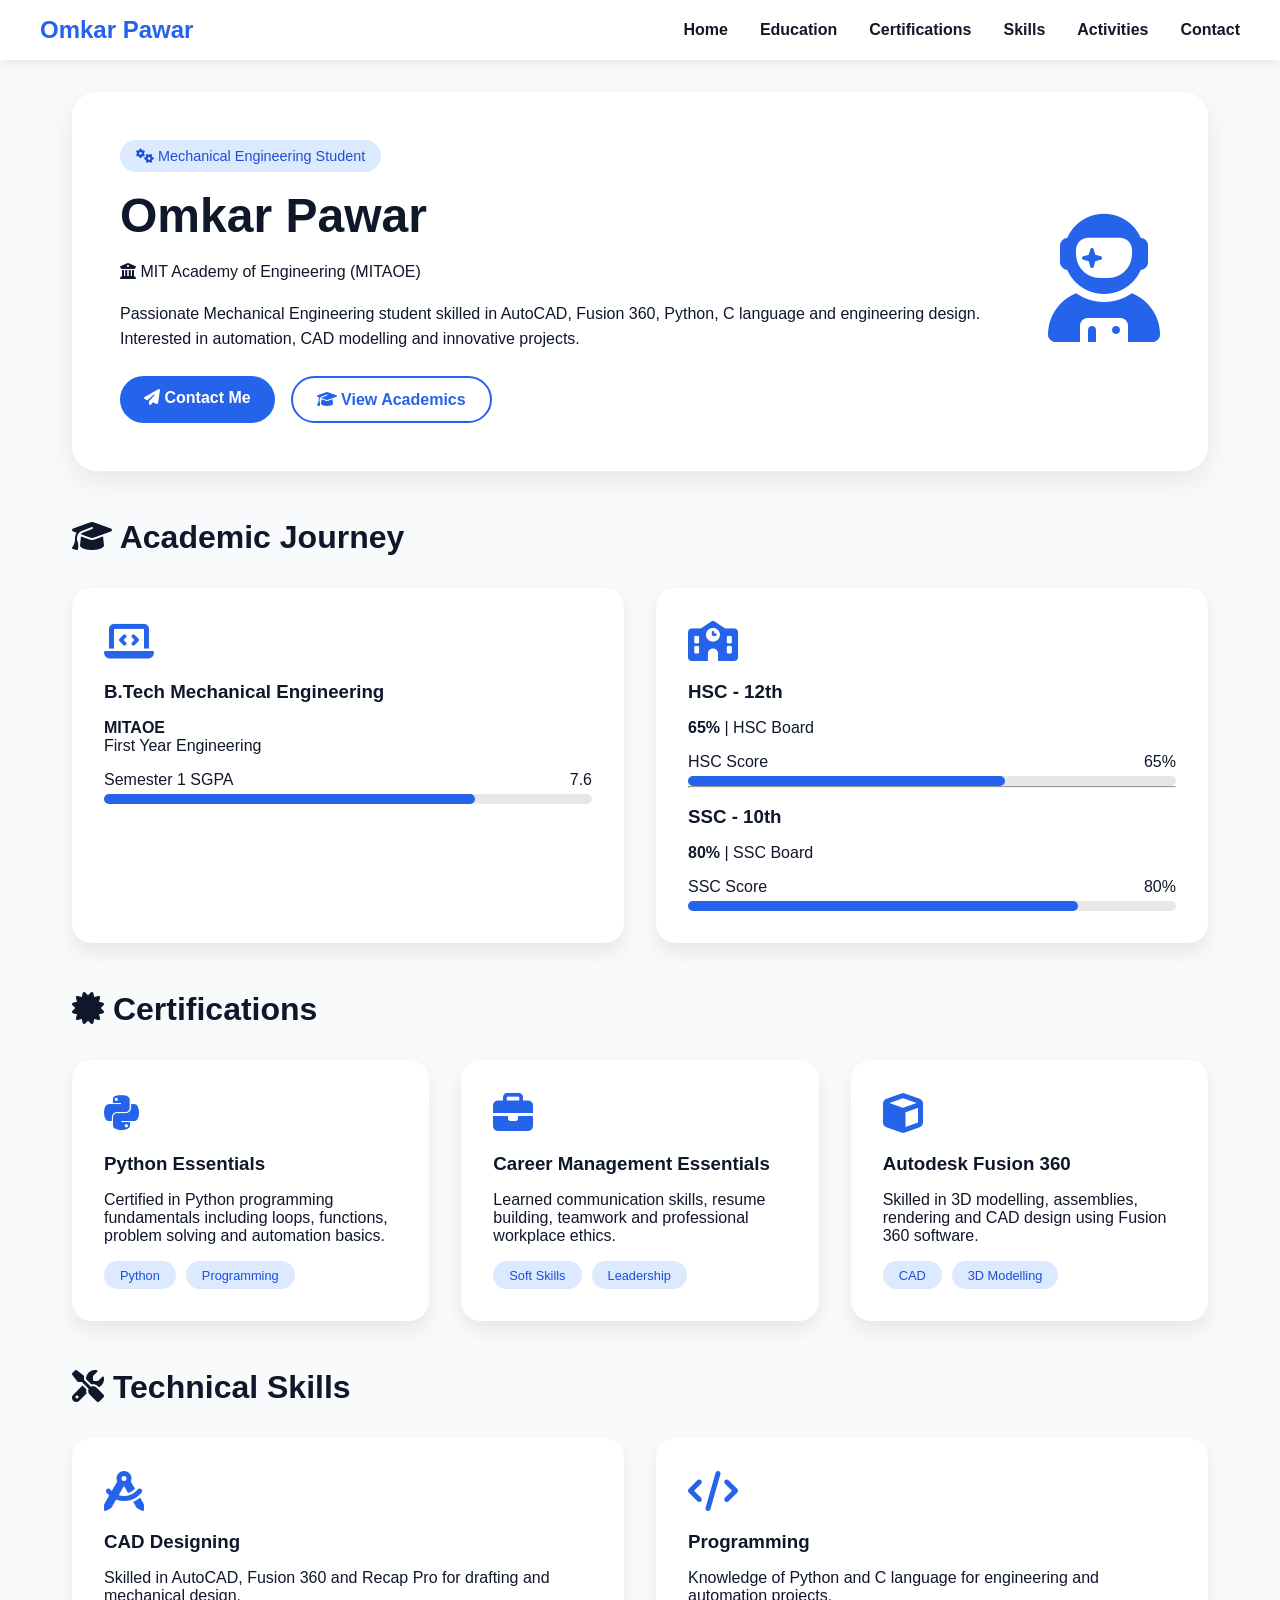
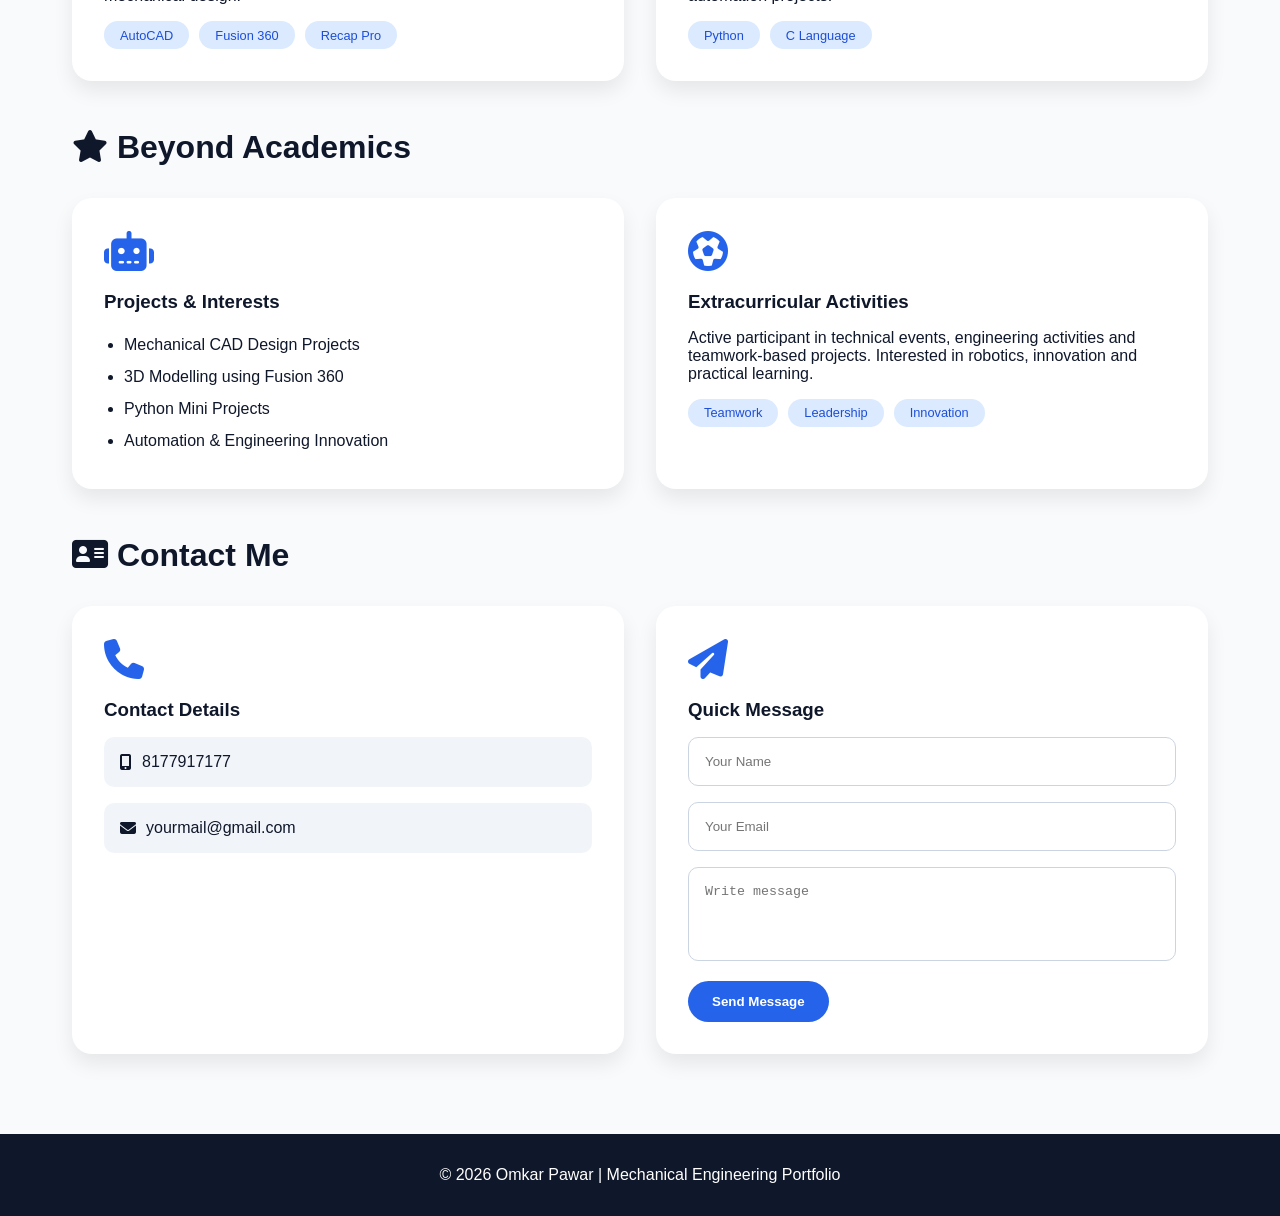
<file: index.html>
<!DOCTYPE html>
<html lang="en">
<head>
    <meta charset="UTF-8">
    <meta name="viewport" content="width=device-width, initial-scale=1.0">
    <title>Omkar Pawar | Mechanical Engineering Portfolio</title>

    <!-- CSS -->
    <link rel="stylesheet" href="style.css">

    <!-- Font Awesome -->
    <link rel="stylesheet"
    href="https://cdnjs.cloudflare.com/ajax/libs/font-awesome/6.5.1/css/all.min.css">

    <!-- AOS -->
    <link href="https://unpkg.com/aos@2.3.1/dist/aos.css" rel="stylesheet">
</head>

<body>

<!-- Navbar -->
<nav>

    <div class="nav-container">

        <div class="logo">Omkar Pawar</div>

        <div class="nav-links">
            <a href="#home">Home</a>
            <a href="#education">Education</a>
            <a href="#certifications">Certifications</a>
            <a href="#skills">Skills</a>
            <a href="#activities">Activities</a>
            <a href="#contact">Contact</a>
        </div>

    </div>

</nav>

<!-- Main -->
<main class="container" id="home">

    <!-- Hero Section -->
    <section class="hero" data-aos="fade-up">

        <div class="hero-content">

            <span class="hero-badge">
                <i class="fas fa-cogs"></i>
                Mechanical Engineering Student
            </span>

            <h1>Omkar Pawar</h1>

            <p>
                <i class="fas fa-university"></i>
                MIT Academy of Engineering (MITAOE)
            </p>

            <p>
                Passionate Mechanical Engineering student skilled in
                AutoCAD, Fusion 360, Python, C language and engineering design.
                Interested in automation, CAD modelling and innovative projects.
            </p>

            <div class="btn-group">

                <a href="#contact" class="btn btn-primary">
                    <i class="fas fa-paper-plane"></i>
                    Contact Me
                </a>

                <a href="#education" class="btn btn-outline">
                    <i class="fas fa-graduation-cap"></i>
                    View Academics
                </a>

            </div>

        </div>

        <div class="hero-avatar">
            <i class="fas fa-user-astronaut"></i>
        </div>

    </section>

    <!-- Education -->
    <section id="education">

        <h2 class="section-title">
            <i class="fas fa-graduation-cap"></i>
            Academic Journey
        </h2>

        <div class="grid-2cols">

            <div class="card">

                <div class="card-icon">
                    <i class="fas fa-laptop-code"></i>
                </div>

                <h3>B.Tech Mechanical Engineering</h3>

                <p>
                    <strong>MITAOE</strong><br>
                    First Year Engineering
                </p>

                <div class="progress-bar">

                    <div class="progress-label">
                        <span>Semester 1 SGPA</span>
                        <span>7.6</span>
                    </div>

                    <div class="progress-track">
                        <div class="progress-fill" style="width:76%;"></div>
                    </div>

                </div>

            </div>

            <div class="card">

                <div class="card-icon">
                    <i class="fas fa-school"></i>
                </div>

                <h3>HSC - 12th</h3>

                <p><strong>65%</strong> | HSC Board</p>

                <div class="progress-bar">

                    <div class="progress-label">
                        <span>HSC Score</span>
                        <span>65%</span>
                    </div>

                    <div class="progress-track">
                        <div class="progress-fill" style="width:65%;"></div>
                    </div>

                </div>

                <hr><br>

                <h3>SSC - 10th</h3>

                <p><strong>80%</strong> | SSC Board</p>

                <div class="progress-bar">

                    <div class="progress-label">
                        <span>SSC Score</span>
                        <span>80%</span>
                    </div>

                    <div class="progress-track">
                        <div class="progress-fill" style="width:80%;"></div>
                    </div>

                </div>

            </div>

        </div>

    </section>

    <!-- Certifications -->
    <section id="certifications">

        <h2 class="section-title">
            <i class="fas fa-certificate"></i>
            Certifications
        </h2>

        <div class="grid-2cols">

            <div class="card">

                <div class="card-icon">
                    <i class="fab fa-python"></i>
                </div>

                <h3>Python Essentials</h3>

                <p>
                    Certified in Python programming fundamentals including
                    loops, functions, problem solving and automation basics.
                </p>

                <div class="badge-list">
                    <span class="badge">Python</span>
                    <span class="badge">Programming</span>
                </div>

            </div>

            <div class="card">

                <div class="card-icon">
                    <i class="fas fa-briefcase"></i>
                </div>

                <h3>Career Management Essentials</h3>

                <p>
                    Learned communication skills, resume building,
                    teamwork and professional workplace ethics.
                </p>

                <div class="badge-list">
                    <span class="badge">Soft Skills</span>
                    <span class="badge">Leadership</span>
                </div>

            </div>

            <div class="card">

                <div class="card-icon">
                    <i class="fas fa-cube"></i>
                </div>

                <h3>Autodesk Fusion 360</h3>

                <p>
                    Skilled in 3D modelling, assemblies, rendering
                    and CAD design using Fusion 360 software.
                </p>

                <div class="badge-list">
                    <span class="badge">CAD</span>
                    <span class="badge">3D Modelling</span>
                </div>

            </div>

        </div>

    </section>

    <!-- Skills -->
    <section id="skills">

        <h2 class="section-title">
            <i class="fas fa-tools"></i>
            Technical Skills
        </h2>

        <div class="grid-2cols">

            <div class="card">

                <div class="card-icon">
                    <i class="fas fa-drafting-compass"></i>
                </div>

                <h3>CAD Designing</h3>

                <p>
                    Skilled in AutoCAD, Fusion 360 and Recap Pro
                    for drafting and mechanical design.
                </p>

                <div class="badge-list">
                    <span class="badge">AutoCAD</span>
                    <span class="badge">Fusion 360</span>
                    <span class="badge">Recap Pro</span>
                </div>

            </div>

            <div class="card">

                <div class="card-icon">
                    <i class="fas fa-code"></i>
                </div>

                <h3>Programming</h3>

                <p>
                    Knowledge of Python and C language
                    for engineering and automation projects.
                </p>

                <div class="badge-list">
                    <span class="badge">Python</span>
                    <span class="badge">C Language</span>
                </div>

            </div>

        </div>

    </section>

    <!-- Beyond Academics -->
    <section id="activities">

        <h2 class="section-title">
            <i class="fas fa-star"></i>
            Beyond Academics
        </h2>

        <div class="grid-2cols">

            <div class="card">

                <div class="card-icon">
                    <i class="fas fa-robot"></i>
                </div>

                <h3>Projects & Interests</h3>

                <ul class="list">

                    <li>Mechanical CAD Design Projects</li>
                    <li>3D Modelling using Fusion 360</li>
                    <li>Python Mini Projects</li>
                    <li>Automation & Engineering Innovation</li>

                </ul>

            </div>

            <div class="card">

                <div class="card-icon">
                    <i class="fas fa-futbol"></i>
                </div>

                <h3>Extracurricular Activities</h3>

                <p>
                    Active participant in technical events,
                    engineering activities and teamwork-based projects.
                    Interested in robotics, innovation and practical learning.
                </p>

                <div class="badge-list">

                    <span class="badge">Teamwork</span>
                    <span class="badge">Leadership</span>
                    <span class="badge">Innovation</span>

                </div>

            </div>

        </div>

    </section>

    <!-- Contact -->
    <section id="contact">

        <h2 class="section-title">
            <i class="fas fa-address-card"></i>
            Contact Me
        </h2>

        <div class="grid-2cols">

            <div class="card">

                <div class="card-icon">
                    <i class="fas fa-phone"></i>
                </div>

                <h3>Contact Details</h3>

                <div class="contact-info">

                    <div class="contact-row">
                        <i class="fas fa-mobile-alt"></i>
                        <span>8177917177</span>
                    </div>

                    <div class="contact-row">
                        <i class="fas fa-envelope"></i>
                        <span>yourmail@gmail.com</span>
                    </div>

                </div>

            </div>

            <div class="card">

                <div class="card-icon">
                    <i class="fas fa-paper-plane"></i>
                </div>

                <h3>Quick Message</h3>

                <form>

                    <input type="text" placeholder="Your Name">

                    <input type="email" placeholder="Your Email">

                    <textarea rows="4" placeholder="Write message"></textarea>

                    <button type="submit" class="btn btn-primary">
                        Send Message
                    </button>

                </form>

            </div>

        </div>

    </section>

</main>

<!-- Footer -->
<footer>

    <p>
        © 2026 Omkar Pawar | Mechanical Engineering Portfolio
    </p>

</footer>

<!-- AOS -->
<script src="https://unpkg.com/aos@2.3.1/dist/aos.js"></script>

<script>
    AOS.init({
        duration: 1000,
        once: false
    });
</script>

</body>
</html>
</file>
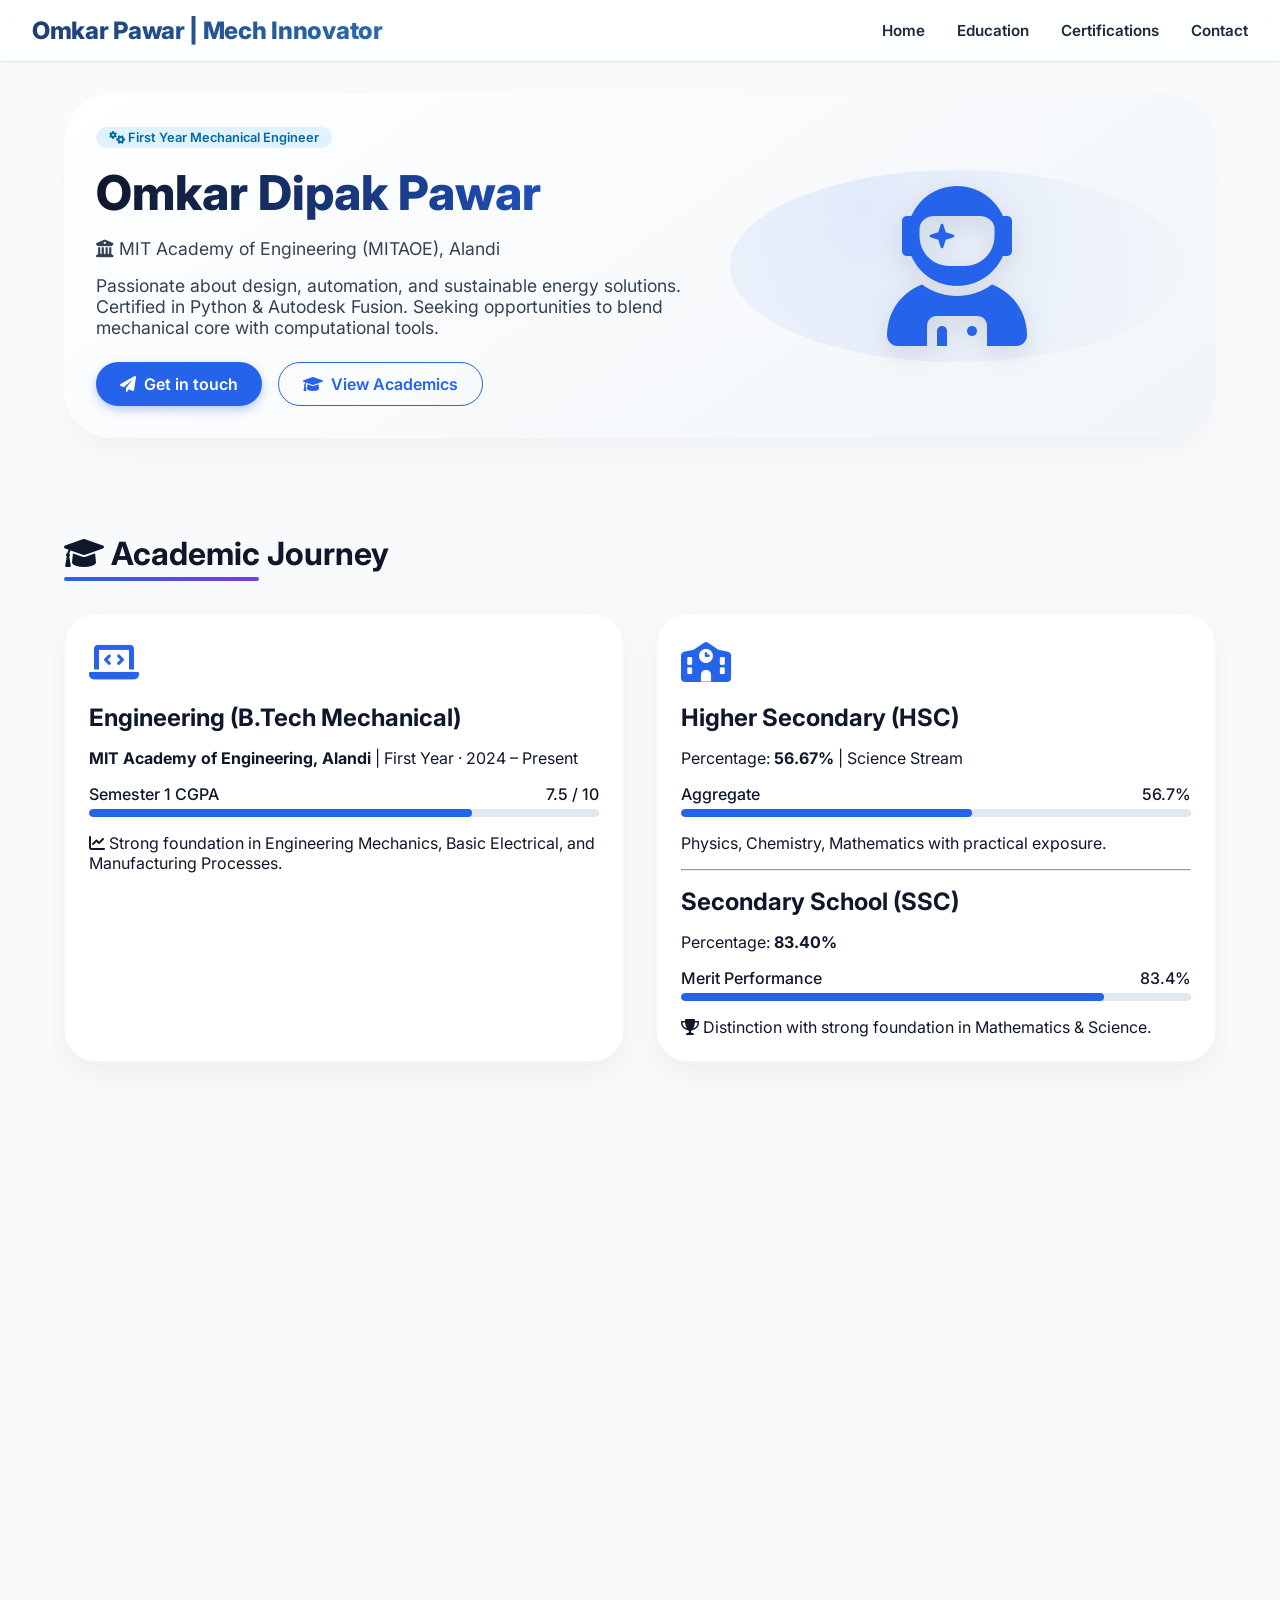
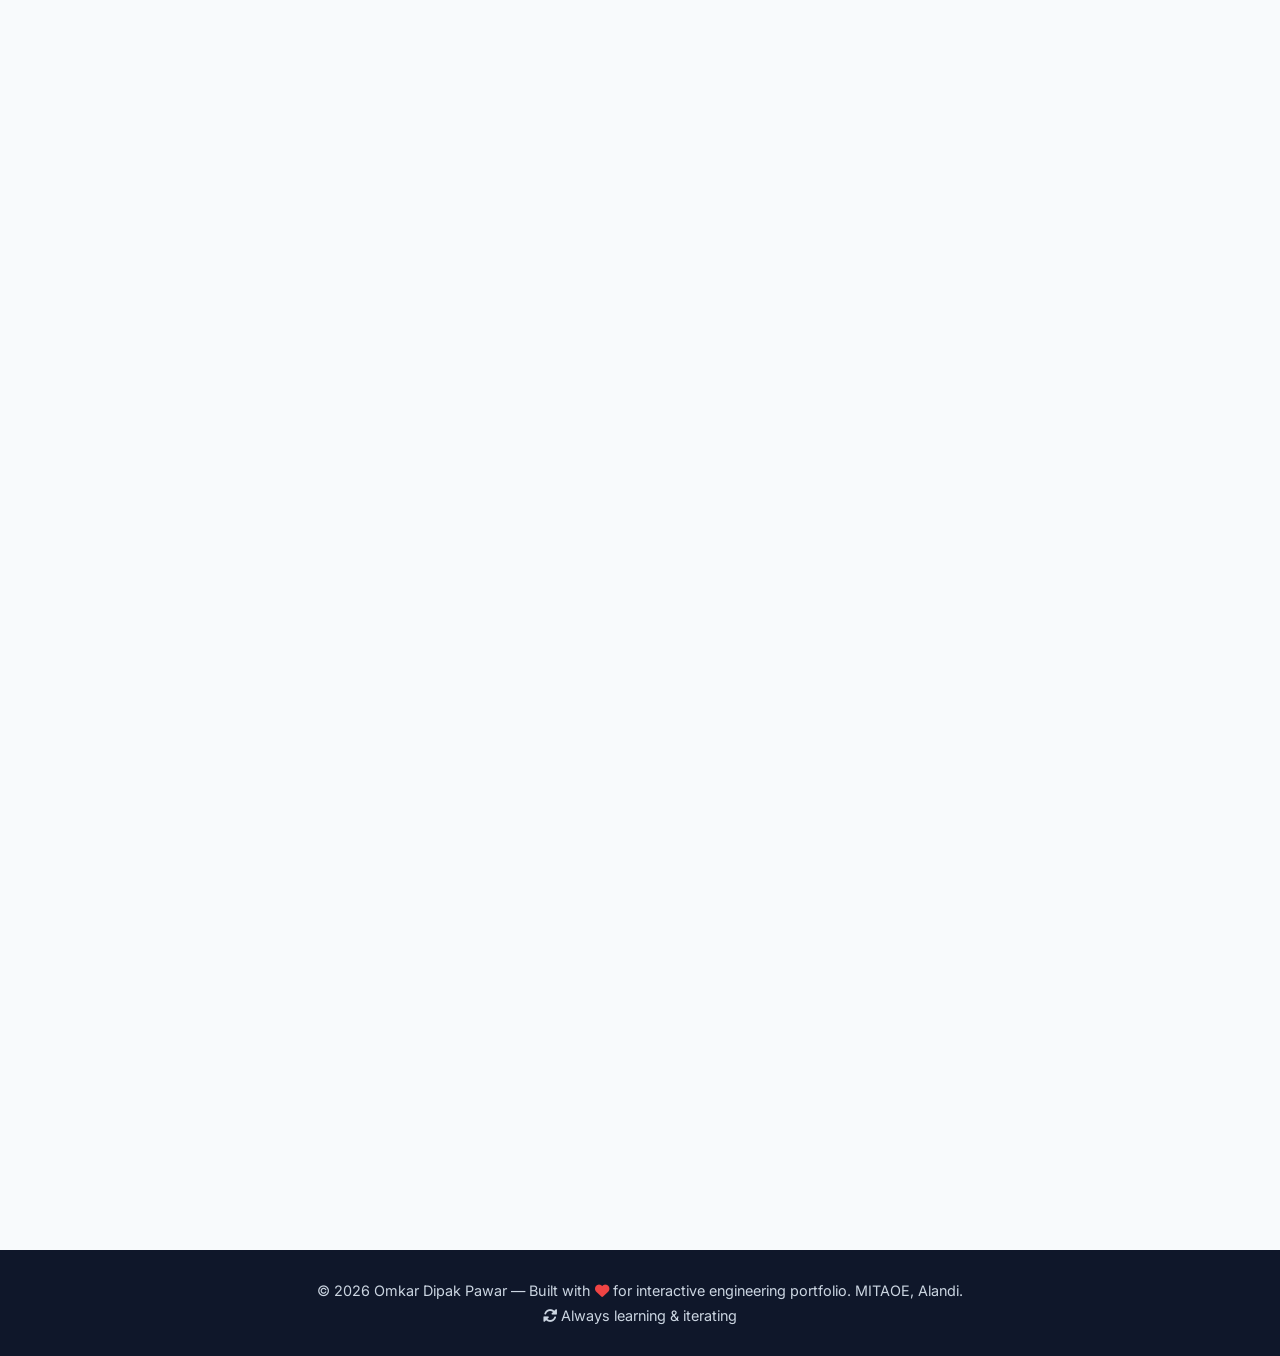
<file: deepseek_html_20260419_c90d2f.html>
<!DOCTYPE html>
<html lang="en">
<head>
    <meta charset="UTF-8">
    <meta name="viewport" content="width=device-width, initial-scale=1.0, user-scalable=yes">
    <title>Omkar Dipak Pawar | Mechanical Engineering Portfolio</title>
    <!-- Google Fonts & Font Awesome -->
    <link href="https://fonts.googleapis.com/css2?family=Inter:opsz,wght@14..32,300;14..32,400;14..32,600;14..32,700;14..32,800&display=swap" rel="stylesheet">
    <link rel="stylesheet" href="https://cdnjs.cloudflare.com/ajax/libs/font-awesome/6.0.0-beta3/css/all.min.css">
    <!-- AOS Animation Library -->
    <link href="https://unpkg.com/aos@2.3.1/dist/aos.css" rel="stylesheet">
    <style>
        * {
            margin: 0;
            padding: 0;
            box-sizing: border-box;
        }

        body {
            font-family: 'Inter', sans-serif;
            background: #f8fafc;
            color: #0f172a;
            scroll-behavior: smooth;
            overflow-x: hidden;
        }

        /* custom scrollbar */
        ::-webkit-scrollbar {
            width: 8px;
        }
        ::-webkit-scrollbar-track {
            background: #e2e8f0;
        }
        ::-webkit-scrollbar-thumb {
            background: #3b82f6;
            border-radius: 12px;
        }

        /* navigation */
        nav {
            position: sticky;
            top: 0;
            backdrop-filter: blur(12px);
            background: rgba(255,255,255,0.85);
            z-index: 100;
            padding: 1rem 2rem;
            box-shadow: 0 4px 20px rgba(0,0,0,0.02);
            border-bottom: 1px solid rgba(59,130,246,0.2);
        }
        .nav-container {
            max-width: 1280px;
            margin: 0 auto;
            display: flex;
            justify-content: space-between;
            align-items: center;
            flex-wrap: wrap;
        }
        .logo {
            font-weight: 800;
            font-size: 1.5rem;
            background: linear-gradient(135deg, #1e3c72, #2b6cb0);
            -webkit-background-clip: text;
            background-clip: text;
            color: transparent;
            letter-spacing: -0.3px;
        }
        .nav-links {
            display: flex;
            gap: 2rem;
        }
        .nav-links a {
            text-decoration: none;
            font-weight: 600;
            color: #1e293b;
            transition: 0.2s;
            font-size: 0.95rem;
        }
        .nav-links a:hover {
            color: #2563eb;
            transform: translateY(-2px);
        }

        /* main container */
        .container {
            max-width: 1200px;
            margin: 0 auto;
            padding: 2rem 1.5rem;
        }

        /* hero section */
        .hero {
            display: flex;
            flex-wrap: wrap;
            justify-content: space-between;
            align-items: center;
            gap: 2rem;
            margin-bottom: 4rem;
            background: linear-gradient(145deg, #ffffff, #f1f5f9);
            border-radius: 3rem;
            padding: 2rem;
            box-shadow: 0 20px 35px -12px rgba(0,0,0,0.05);
        }
        .hero-content {
            flex: 1;
        }
        .hero-badge {
            background: #e0f2fe;
            color: #0369a1;
            padding: 0.2rem 0.8rem;
            border-radius: 40px;
            font-size: 0.8rem;
            font-weight: 600;
            display: inline-block;
            margin-bottom: 1rem;
        }
        .hero-content h1 {
            font-size: 3rem;
            font-weight: 800;
            line-height: 1.2;
            background: linear-gradient(to right, #0f172a, #2563eb);
            -webkit-background-clip: text;
            background-clip: text;
            color: transparent;
        }
        .hero-content p {
            margin: 1rem 0;
            color: #334155;
            font-size: 1.1rem;
        }
        .btn-group {
            display: flex;
            gap: 1rem;
            margin-top: 1.5rem;
        }
        .btn {
            padding: 0.7rem 1.5rem;
            border-radius: 40px;
            font-weight: 600;
            text-decoration: none;
            transition: all 0.2s ease;
            display: inline-flex;
            align-items: center;
            gap: 8px;
        }
        .btn-primary {
            background: #2563eb;
            color: white;
            box-shadow: 0 4px 10px rgba(37,99,235,0.3);
        }
        .btn-primary:hover {
            background: #1d4ed8;
            transform: translateY(-3px);
        }
        .btn-outline {
            border: 1.5px solid #2563eb;
            color: #2563eb;
            background: transparent;
        }
        .btn-outline:hover {
            background: #2563eb10;
            transform: translateY(-2px);
        }
        .hero-avatar {
            flex: 0.7;
            text-align: center;
            background: radial-gradient(circle at 30% 20%, rgba(37,99,235,0.1), transparent);
            border-radius: 50%;
            padding: 1rem;
        }
        .hero-avatar i {
            font-size: 10rem;
            color: #2563eb;
            filter: drop-shadow(0 8px 12px rgba(0,0,0,0.1));
            animation: float 3s ease-in-out infinite;
        }
        @keyframes float {
            0% { transform: translateY(0px); }
            50% { transform: translateY(-12px); }
            100% { transform: translateY(0px); }
        }

        /* cards grid */
        .section-title {
            font-size: 2rem;
            font-weight: 700;
            margin: 2rem 0 1.5rem;
            position: relative;
            display: inline-block;
        }
        .section-title:after {
            content: '';
            position: absolute;
            bottom: -8px;
            left: 0;
            width: 60%;
            height: 4px;
            background: linear-gradient(90deg, #2563eb, #7c3aed);
            border-radius: 4px;
        }
        .grid-2cols {
            display: grid;
            grid-template-columns: repeat(auto-fit, minmax(320px, 1fr));
            gap: 2rem;
            margin-top: 1rem;
        }
        .card {
            background: white;
            border-radius: 2rem;
            padding: 1.5rem;
            box-shadow: 0 12px 30px rgba(0,0,0,0.05);
            transition: all 0.3s;
            border: 1px solid rgba(0,0,0,0.03);
        }
        .card:hover {
            transform: translateY(-6px);
            box-shadow: 0 24px 40px -12px rgba(0,0,0,0.15);
            border-color: #bbd7fb;
        }
        .card-icon {
            font-size: 2.5rem;
            color: #2563eb;
            margin-bottom: 1rem;
        }
        .card h3 {
            font-size: 1.5rem;
            margin-bottom: 1rem;
        }
        .badge-list {
            display: flex;
            flex-wrap: wrap;
            gap: 0.6rem;
            margin-top: 1rem;
        }
        .badge {
            background: #eef2ff;
            padding: 0.3rem 0.9rem;
            border-radius: 30px;
            font-size: 0.8rem;
            font-weight: 500;
            color: #1e40af;
        }
        .contact-info {
            background: #f1f5f9;
            border-radius: 1.5rem;
            padding: 1rem;
            display: flex;
            flex-direction: column;
            gap: 0.8rem;
        }
        .contact-row {
            display: flex;
            align-items: center;
            gap: 1rem;
            font-size: 1rem;
            background: white;
            padding: 0.7rem 1rem;
            border-radius: 60px;
            box-shadow: 0 1px 3px rgba(0,0,0,0.05);
        }
        .contact-row i {
            width: 28px;
            color: #2563eb;
            font-size: 1.2rem;
        }
        .progress-bar {
            margin: 1rem 0;
        }
        .progress-label {
            display: flex;
            justify-content: space-between;
            font-weight: 500;
            margin-bottom: 0.3rem;
        }
        .progress-track {
            background: #e2e8f0;
            border-radius: 20px;
            height: 8px;
            overflow: hidden;
        }
        .progress-fill {
            background: #2563eb;
            width: 0%;
            height: 100%;
            border-radius: 20px;
            transition: width 1s ease;
        }
        footer {
            text-align: center;
            padding: 2rem;
            background: #0f172a;
            color: #cbd5e1;
            margin-top: 3rem;
            font-size: 0.9rem;
        }

        @media (max-width: 760px) {
            .nav-links {
                gap: 1rem;
            }
            .hero-content h1 {
                font-size: 2rem;
            }
            .hero-avatar i {
                font-size: 6rem;
            }
            .container {
                padding: 1rem;
            }
        }
    </style>
</head>
<body>

<nav>
    <div class="nav-container">
        <div class="logo">Omkar Pawar | Mech Innovator</div>
        <div class="nav-links">
            <a href="#home">Home</a>
            <a href="#education">Education</a>
            <a href="#certificates">Certifications</a>
            <a href="#contact">Contact</a>
        </div>
    </div>
</nav>

<main class="container" id="home">
    <!-- Hero Section -->
    <div class="hero" data-aos="fade-up" data-aos-duration="800">
        <div class="hero-content">
            <span class="hero-badge"><i class="fas fa-cogs"></i> First Year Mechanical Engineer</span>
            <h1>Omkar Dipak Pawar</h1>
            <p><i class="fas fa-university"></i> MIT Academy of Engineering (MITAOE), Alandi</p>
            <p>Passionate about design, automation, and sustainable energy solutions. Certified in Python & Autodesk Fusion. Seeking opportunities to blend mechanical core with computational tools.</p>
            <div class="btn-group">
                <a href="#contact" class="btn btn-primary"><i class="fas fa-paper-plane"></i> Get in touch</a>
                <a href="#education" class="btn btn-outline"><i class="fas fa-graduation-cap"></i> View Academics</a>
            </div>
        </div>
        <div class="hero-avatar">
            <i class="fas fa-user-astronaut"></i>
        </div>
    </div>

    <!-- Education Section -->
    <div id="education">
        <h2 class="section-title" data-aos="fade-right"><i class="fas fa-graduation-cap"></i> Academic Journey</h2>
        <div class="grid-2cols">
            <div class="card" data-aos="fade-up" data-aos-delay="100">
                <div class="card-icon"><i class="fas fa-laptop-code"></i></div>
                <h3>Engineering (B.Tech Mechanical)</h3>
                <p><strong>MIT Academy of Engineering, Alandi</strong> | First Year · 2024 – Present</p>
                <div class="progress-bar">
                    <div class="progress-label"><span>Semester 1 CGPA</span><span>7.5 / 10</span></div>
                    <div class="progress-track"><div class="progress-fill" style="width: 75%;"></div></div>
                </div>
                <p><i class="fas fa-chart-line"></i> Strong foundation in Engineering Mechanics, Basic Electrical, and Manufacturing Processes.</p>
            </div>
            <div class="card" data-aos="fade-up" data-aos-delay="200">
                <div class="card-icon"><i class="fas fa-school"></i></div>
                <h3>Higher Secondary (HSC)</h3>
                <p>Percentage: <strong>56.67%</strong> | Science Stream</p>
                <div class="progress-bar">
                    <div class="progress-label"><span>Aggregate</span><span>56.7%</span></div>
                    <div class="progress-track"><div class="progress-fill" style="width: 57%;"></div></div>
                </div>
                <p>Physics, Chemistry, Mathematics with practical exposure.</p>
                <hr style="margin: 1rem 0;">
                <h3>Secondary School (SSC)</h3>
                <p>Percentage: <strong>83.40%</strong></p>
                <div class="progress-bar">
                    <div class="progress-label"><span>Merit Performance</span><span>83.4%</span></div>
                    <div class="progress-track"><div class="progress-fill" style="width: 83%;"></div></div>
                </div>
                <p><i class="fas fa-trophy"></i> Distinction with strong foundation in Mathematics & Science.</p>
            </div>
        </div>
    </div>

    <!-- Certifications & Skills Section -->
    <div id="certificates">
        <h2 class="section-title" data-aos="fade-right"><i class="fas fa-certificate"></i> Certifications & Core Skills</h2>
        <div class="grid-2cols">
            <div class="card" data-aos="flip-left" data-aos-duration="600">
                <div class="card-icon"><i class="fab fa-python"></i></div>
                <h3>Python Essentials</h3>
                <p>Certified in Python programming fundamentals – data structures, loops, functions, and problem-solving. Great for simulation & computational analysis in mechanical domain.</p>
                <div class="badge-list"><span class="badge"><i class="fas fa-code"></i> PCAP style</span><span class="badge">Automation ready</span></div>
            </div>
            <div class="card" data-aos="flip-left" data-aos-delay="100" data-aos-duration="600">
                <div class="card-icon"><i class="fas fa-briefcase"></i></div>
                <h3>Career Management Essentials</h3>
                <p>Professional development, resume building, soft skills, and workplace communication – certified by NASSCOM aligned industry readiness.</p>
                <div class="badge-list"><span class="badge">Corporate Ready</span><span class="badge">Leadership</span></div>
            </div>
            <div class="card" data-aos="flip-left" data-aos-delay="200" data-aos-duration="600">
                <div class="card-icon"><i class="fas fa-cube"></i></div>
                <h3>Autodesk Fusion 360</h3>
                <p>Certified in 3D modeling, sketching, assemblies, and rendering. Capable of designing mechanical components and creating digital prototypes.</p>
                <div class="badge-list"><span class="badge">CAD Modelling</span><span class="badge">Simulation Ready</span></div>
            </div>
            <div class="card" data-aos="flip-left" data-aos-delay="300" data-aos-duration="600">
                <div class="card-icon"><i class="fas fa-microchip"></i></div>
                <h3>Technical Toolbox</h3>
                <p><strong>NASSCOM certified</strong> | Soft Skills & Industry 4.0 awareness. Plus basics of MATLAB, Excel for data analysis, and engineering drawing.</p>
                <div class="badge-list"><span class="badge">Problem Solving</span><span class="badge">Critical Thinking</span></div>
            </div>
        </div>
    </div>

    <!-- Additional interactive stats & hobbies -->
    <div data-aos="zoom-in-up">
        <h2 class="section-title"><i class="fas fa-heart"></i> Beyond Academics</h2>
        <div class="grid-2cols">
            <div class="card">
                <div class="card-icon"><i class="fas fa-robot"></i></div>
                <h3>Projects & Interests</h3>
                <ul style="margin-left: 1.2rem; line-height: 1.5;">
                    <li><i class="fas fa-drafting-compass"></i> Design of sustainable hydroponic structure (Fusion 360)</li>
                    <li><i class="fas fa-charging-station"></i> Exploring EV battery thermal management</li>
                    <li><i class="fab fa-python"></i> Python mini-project: Mechanical properties calculator</li>
                </ul>
            </div>
            <div class="card">
                <div class="card-icon"><i class="fas fa-futbol"></i></div>
                <h3>Extracurricular</h3>
                <p>Active member of MITAOE's Robotics Club & SAE Collegiate Chapter. Participated in tech symposiums and volunteered for National Service Scheme (NSS).</p>
                <div class="badge-list"><span class="badge">Team Player</span><span class="badge">Event Coordinator</span></div>
            </div>
        </div>
    </div>

    <!-- Contact & Resume Section -->
    <div id="contact">
        <h2 class="section-title" data-aos="fade-right"><i class="fas fa-address-card"></i> Connect with Me</h2>
        <div class="grid-2cols" style="margin-bottom: 2rem;">
            <div class="card" data-aos="fade-up">
                <div class="card-icon"><i class="fas fa-phone-alt"></i></div>
                <h3>Direct Contact</h3>
                <div class="contact-info">
                    <div class="contact-row"><i class="fas fa-mobile-alt"></i> <span>+91 9960948204</span></div>
                    <div class="contact-row"><i class="fas fa-envelope"></i> <span>omakarpawar22052007@gmail.com</span></div>
                    <div class="contact-row"><i class="fab fa-linkedin"></i> <span>linkedin.com/in/omkar-pawar-mit</span></div>
                    <div class="contact-row"><i class="fab fa-github"></i> <span>github.com/omkarpawar-mech</span></div>
                </div>
                <div style="margin-top: 1rem;">
                    <a href="#" class="btn btn-outline" id="downloadResumeBtn"><i class="fas fa-download"></i> Download Resume (PDF)</a>
                </div>
            </div>
            <div class="card" data-aos="fade-up" data-aos-delay="100">
                <div class="card-icon"><i class="fas fa-comment-dots"></i></div>
                <h3>Quick Message</h3>
                <form id="contactForm">
                    <input type="text" id="msgName" placeholder="Your Name" style="width:100%; padding:12px; margin-bottom:12px; border-radius:30px; border:1px solid #cbd5e1; outline:none;">
                    <input type="email" id="msgEmail" placeholder="Your Email" style="width:100%; padding:12px; margin-bottom:12px; border-radius:30px; border:1px solid #cbd5e1;">
                    <textarea id="msgContent" rows="2" placeholder="Write a message..." style="width:100%; padding:12px; border-radius:24px; border:1px solid #cbd5e1; resize:none;"></textarea>
                    <button type="submit" class="btn btn-primary" style="margin-top:12px; width:100%; justify-content:center;"><i class="fas fa-paper-plane"></i> Send</button>
                    <p id="formFeedback" style="font-size:0.8rem; margin-top:8px; color:#2563eb;"></p>
                </form>
            </div>
        </div>
    </div>
</main>

<footer>
    <p>© 2026 Omkar Dipak Pawar — Built with <i class="fas fa-heart" style="color:#ef4444;"></i> for interactive engineering portfolio. MITAOE, Alandi.</p>
    <p style="margin-top:8px;"><i class="fas fa-sync-alt"></i> Always learning & iterating</p>
</footer>

<!-- libraries -->
<script src="https://unpkg.com/aos@2.3.1/dist/aos.js"></script>
<script>
    // init AOS animations
    AOS.init({
        duration: 800,
        once: false,
        mirror: true,
    });

    // Progress bar fill animation on scroll (using Intersection Observer)
    const progressFills = document.querySelectorAll('.progress-fill');
    const animateProgress = (entries, observer) => {
        entries.forEach(entry => {
            if (entry.isIntersecting) {
                const fill = entry.target;
                const width = fill.style.width;
                if (width && width !== '0%') {
                    fill.style.transition = 'width 0.8s ease-out';
                    // already set inline style from html but ensure it triggers
                    fill.style.width = width;
                }
                observer.unobserve(fill);
            }
        });
    };
    const progressObserver = new IntersectionObserver(animateProgress, { threshold: 0.3 });
    progressFills.forEach(fill => progressObserver.observe(fill));

    // Smooth scroll for nav links
    document.querySelectorAll('.nav-links a, .btn-group a').forEach(anchor => {
        anchor.addEventListener('click', function(e) {
            const targetId = this.getAttribute('href');
            if (targetId && targetId.startsWith('#')) {
                e.preventDefault();
                const targetElement = document.querySelector(targetId);
                if (targetElement) {
                    targetElement.scrollIntoView({ behavior: 'smooth', block: 'start' });
                }
            }
        });
    });

    // Contact form simulation (interactive feedback)
    const contactForm = document.getElementById('contactForm');
    const feedbackSpan = document.getElementById('formFeedback');
    if(contactForm){
        contactForm.addEventListener('submit', (e) => {
            e.preventDefault();
            const name = document.getElementById('msgName').value.trim();
            const email = document.getElementById('msgEmail').value.trim();
            const msg = document.getElementById('msgContent').value.trim();
            if(!name || !email || !msg){
                feedbackSpan.innerHTML = '<i class="fas fa-exclamation-triangle"></i> Please fill all fields.';
                feedbackSpan.style.color = '#dc2626';
                setTimeout(() => { feedbackSpan.innerHTML = ''; }, 2000);
                return;
            }
            if(!email.includes('@')){
                feedbackSpan.innerHTML = '<i class="fas fa-envelope"></i> Valid email required.';
                feedbackSpan.style.color = '#dc2626';
                setTimeout(() => { feedbackSpan.innerHTML = ''; }, 2000);
                return;
            }
            feedbackSpan.innerHTML = '<i class="fas fa-check-circle"></i> Thanks ' + name + '! Omkar will reach you soon.';
            feedbackSpan.style.color = '#16a34a';
            contactForm.reset();
            setTimeout(() => { feedbackSpan.innerHTML = ''; }, 3000);
        });
    }

    // Download resume simulation (Generate dynamic PDF-like style alert + trigger download of a dummy but professional file)
    const downloadBtn = document.getElementById('downloadResumeBtn');
    if(downloadBtn){
        downloadBtn.addEventListener('click', (e) => {
            e.preventDefault();
            // Create a virtual resume blob with Omkar's details
            const resumeContent = `
            OMKAR DIPAK PAWAR
            Mechanical Engineering Student | MITAOE, Alandi
            Contact: +91 9960948204 | omakarpawar22052007@gmail.com

            EDUCATION:
            • B.Tech Mechanical (First Year) - MIT Academy of Engineering, Alandi | CGPA: 7.5 (Sem 1)
            • HSC (12th): 56.67% | SSC (10th): 83.40%

            CERTIFICATIONS:
            ✓ Python Essentials
            ✓ Career Management Essentials (NASSCOM)
            ✓ Autodesk Fusion 360 Certified

            KEY SKILLS:
            - 3D Modeling (Fusion 360), Basic Python Programming
            - Engineering Drawing, Problem Solving, Team Collaboration
            - MS Office, Basics of Data Analysis

            ACHIEVEMENTS:
            • First Semester CGPA 7.5
            • NASSCOM certified for professional readiness
            • Active in Robotics Club & SAE collegiate chapter

            INTERESTS: Sustainable design, EV technology, CAD automation.
            `;
            const blob = new Blob([resumeContent], {type: 'text/plain'});
            const link = document.createElement('a');
            const url = URL.createObjectURL(blob);
            link.href = url;
            link.download = 'Omkar_Pawar_Resume.txt';
            document.body.appendChild(link);
            link.click();
            document.body.removeChild(link);
            URL.revokeObjectURL(url);
            // show toast style alert (temporary)
            const toast = document.createElement('div');
            toast.innerText = '📄 Resume (text) downloaded!';
            toast.style.position = 'fixed';
            toast.style.bottom = '20px';
            toast.style.right = '20px';
            toast.style.backgroundColor = '#1e293b';
            toast.style.color = 'white';
            toast.style.padding = '12px 20px';
            toast.style.borderRadius = '40px';
            toast.style.fontSize = '0.9rem';
            toast.style.zIndex = '999';
            toast.style.boxShadow = '0 5px 15px rgba(0,0,0,0.2)';
            document.body.appendChild(toast);
            setTimeout(() => toast.remove(), 2500);
        });
    }

    // Additional Hover effect on cards, just for delight
    const allCards = document.querySelectorAll('.card');
    allCards.forEach(card => {
        card.addEventListener('mouseenter', () => {
            card.style.transition = 'transform 0.2s, box-shadow 0.2s';
        });
    });

    // show current year in footer dynamic optional
    const footerYear = document.querySelector('footer p:first-child');
    if(footerYear){
        const year = new Date().getFullYear();
        footerYear.innerHTML = `© ${year} Omkar Dipak Pawar — Built with <i class="fas fa-heart" style="color:#ef4444;"></i> for interactive engineering portfolio. MITAOE, Alandi.`;
    }
</script>
</body>
</html>
</file>
<file: style.css>
*{
    margin:0;
    padding:0;
    box-sizing:border-box;
}

body{
    font-family:Arial, sans-serif;
    background:#f8fafc;
    color:#0f172a;
}

/* Navbar */

nav{
    position:sticky;
    top:0;
    background:white;
    padding:1rem 2rem;
    box-shadow:0 2px 10px rgba(0,0,0,0.1);
    z-index:100;
}

.nav-container{
    display:flex;
    justify-content:space-between;
    align-items:center;
    max-width:1200px;
    margin:auto;
}

.logo{
    font-size:1.5rem;
    font-weight:bold;
    color:#2563eb;
}

.nav-links{
    display:flex;
    gap:2rem;
}

.nav-links a{
    text-decoration:none;
    color:#111827;
    font-weight:600;
}

.nav-links a:hover{
    color:#2563eb;
}

/* Container */

.container{
    max-width:1200px;
    margin:auto;
    padding:2rem;
}

/* Hero */

.hero{
    display:flex;
    justify-content:space-between;
    align-items:center;
    flex-wrap:wrap;
    gap:2rem;
    padding:3rem;
    background:white;
    border-radius:25px;
    margin-bottom:3rem;
    box-shadow:0 10px 30px rgba(0,0,0,0.08);
}

.hero-content{
    flex:1;
}

.hero-badge{
    display:inline-block;
    background:#dbeafe;
    color:#1d4ed8;
    padding:0.5rem 1rem;
    border-radius:30px;
    font-size:0.9rem;
    margin-bottom:1rem;
}

.hero-content h1{
    font-size:3rem;
    margin-bottom:1rem;
}

.hero-content p{
    margin-bottom:1rem;
    line-height:1.6;
}

.hero-avatar{
    font-size:8rem;
    color:#2563eb;
}

/* Buttons */

.btn-group{
    display:flex;
    gap:1rem;
    margin-top:1.5rem;
}

.btn{
    padding:0.8rem 1.5rem;
    border-radius:30px;
    text-decoration:none;
    font-weight:bold;
    transition:0.3s;
    border:none;
    cursor:pointer;
}

.btn-primary{
    background:#2563eb;
    color:white;
}

.btn-primary:hover{
    background:#1d4ed8;
}

.btn-outline{
    border:2px solid #2563eb;
    color:#2563eb;
}

.btn-outline:hover{
    background:#2563eb;
    color:white;
}

/* Sections */

.section-title{
    font-size:2rem;
    margin-bottom:2rem;
    margin-top:3rem;
}

/* Grid */

.grid-2cols{
    display:grid;
    grid-template-columns:repeat(auto-fit,minmax(300px,1fr));
    gap:2rem;
}

/* Cards */

.card{
    background:white;
    padding:2rem;
    border-radius:20px;
    box-shadow:0 10px 20px rgba(0,0,0,0.08);
    transition:0.3s;
}

.card:hover{
    transform:translateY(-5px);
}

.card-icon{
    font-size:2.5rem;
    color:#2563eb;
    margin-bottom:1rem;
}

.card h3{
    margin-bottom:1rem;
}

/* Badges */

.badge-list{
    display:flex;
    gap:10px;
    flex-wrap:wrap;
    margin-top:1rem;
}

.badge{
    background:#dbeafe;
    color:#1d4ed8;
    padding:0.4rem 1rem;
    border-radius:30px;
    font-size:0.8rem;
}

/* Progress */

.progress-bar{
    margin-top:1rem;
}

.progress-label{
    display:flex;
    justify-content:space-between;
    margin-bottom:5px;
}

.progress-track{
    width:100%;
    height:10px;
    background:#e5e7eb;
    border-radius:20px;
}

.progress-fill{
    height:100%;
    background:#2563eb;
    border-radius:20px;
}

/* Contact */

.contact-info{
    display:flex;
    flex-direction:column;
    gap:1rem;
}

.contact-row{
    display:flex;
    align-items:center;
    gap:10px;
    background:#f1f5f9;
    padding:1rem;
    border-radius:10px;
}

/* Form */

form input,
form textarea{
    width:100%;
    padding:1rem;
    margin-bottom:1rem;
    border-radius:10px;
    border:1px solid #cbd5e1;
}

form textarea{
    resize:none;
}

/* Lists */

.list{
    padding-left:20px;
    line-height:2;
}

/* Footer */

footer{
    margin-top:3rem;
    text-align:center;
    padding:2rem;
    background:#0f172a;
    color:white;
}

/* Responsive */

@media(max-width:768px){

    .hero{
        text-align:center;
    }

    .hero-content h1{
        font-size:2rem;
    }

    .nav-links{
        gap:1rem;
        flex-wrap:wrap;
        justify-content:center;
    }

    .hero-avatar{
        font-size:5rem;
    }
}
</file>
